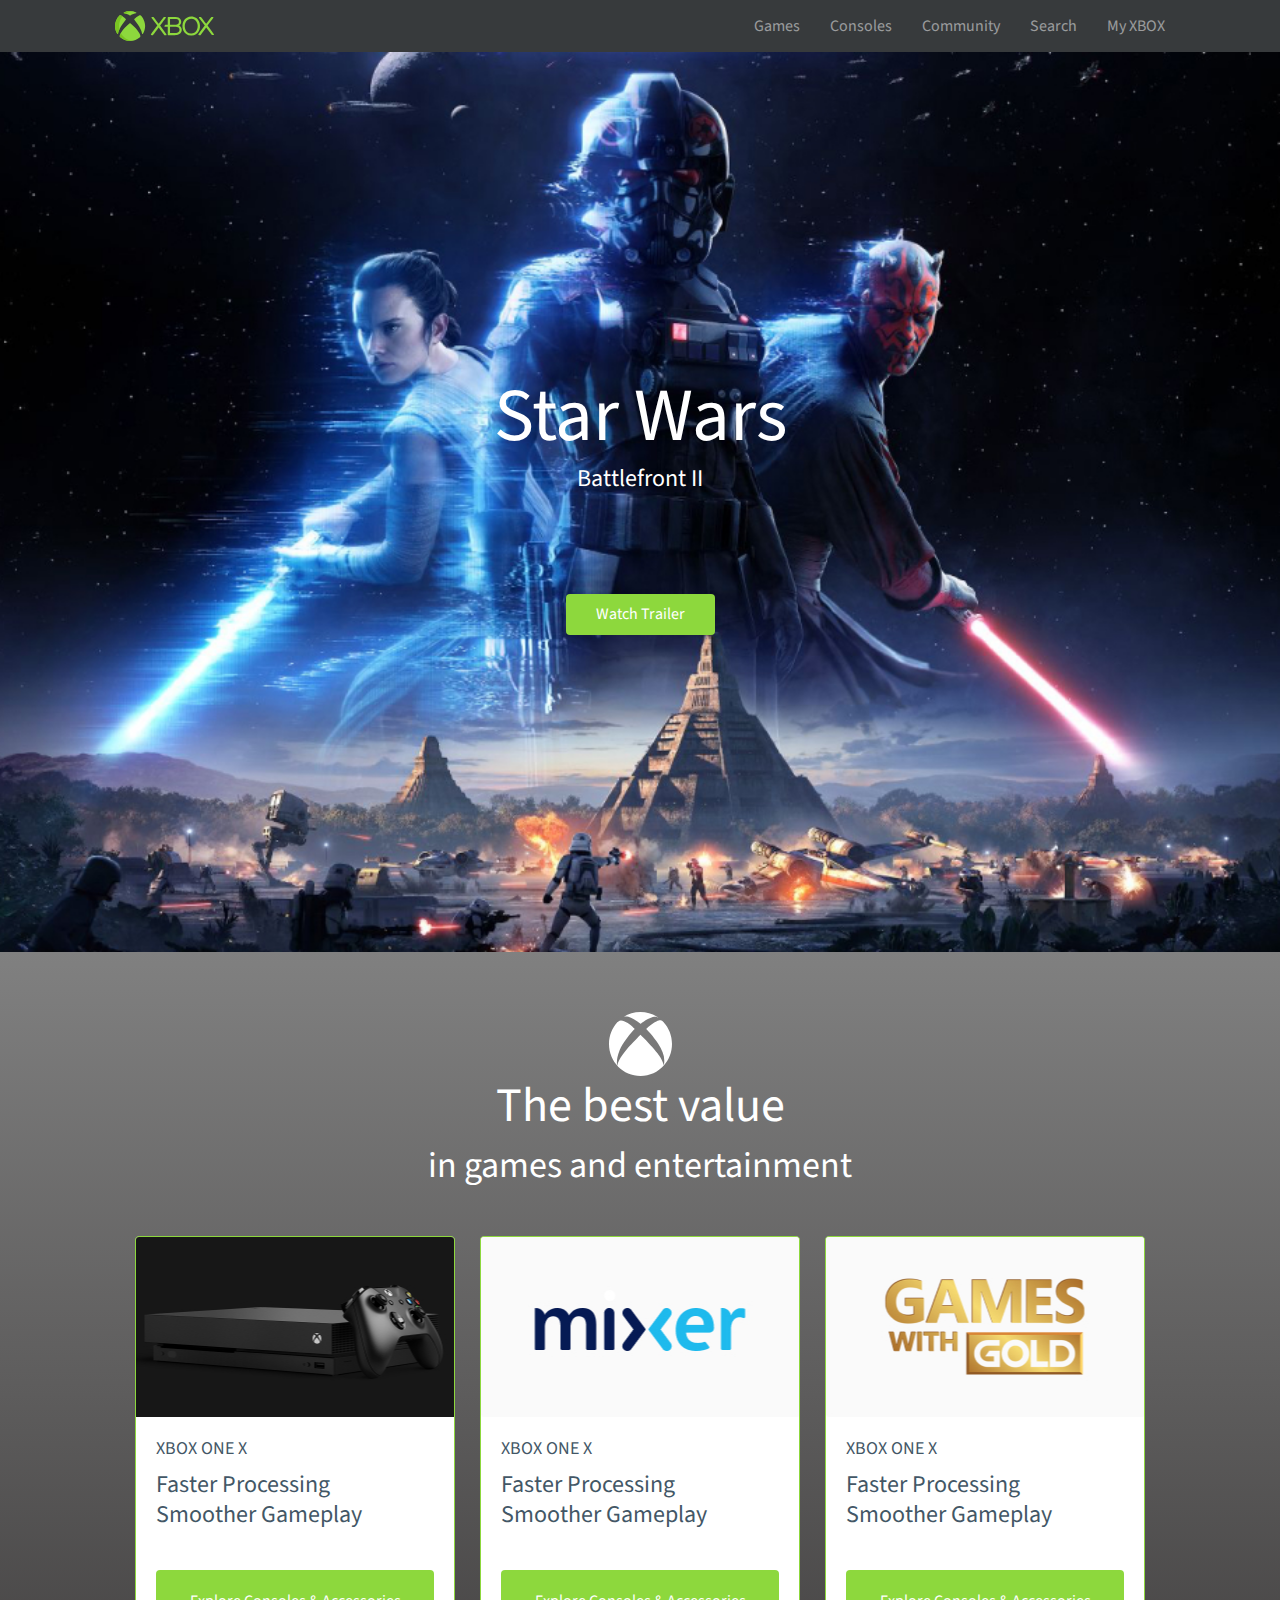
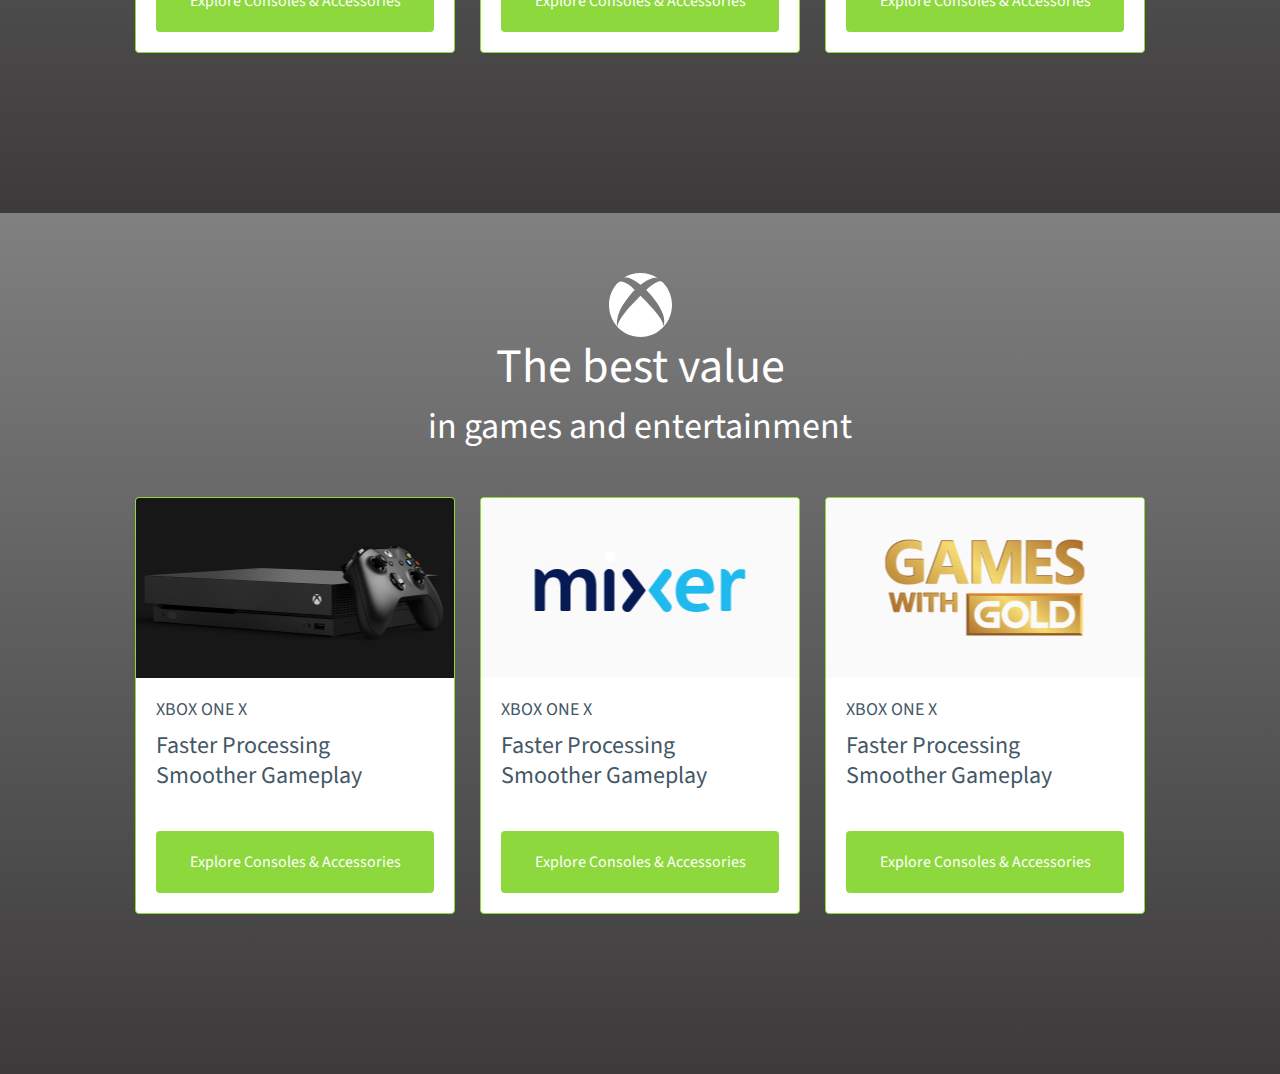
<file: index.html>
<!DOCTYPE html>
<html lang="en">

<head>
	<meta charset="UTF-8">
	<meta http-equiv="X-UA-Compatible" content="IE=edge">
	<meta name="viewport" content="width=device-width, initial-scale=1.0">
	<title>My XBox</title>
	<link rel="shortcut icon" href="images/icon.png" type="image/x-icon">
	<link rel="preconnect" href="https://fonts.googleapis.com">
	<link rel="preconnect" href="https://fonts.gstatic.com" crossorigin>
	<link href="https://fonts.googleapis.com/css2?family=Source+Sans+Pro:wght@400;700&display=swap" rel="stylesheet">
	<link rel="stylesheet" href="css/style.css">
</head>

<body>
	<header class="header">
		<div class="container container-header">
			<nav class="menu">
				<img class="header-logo" src="images/xbox.svg" alt="">
				<div class="menu-icon">
				</div>
				<div class="menu-body">
					<a class="menu-link" href="index.html">Games</a>
					<a class="menu-link" href="consoles.html">Consoles</a>
					<a class="menu-link" href="">Community</a>
					<a class="menu-link" href="">Search</a>
					<a class="menu-link" href="">My XBOX</a>
				</div>
			</nav>
		</div>
	</header>

	<main>
		<section class="home">
			<h1 class="home-title">Star Wars</h1>
			<p class="home-text">Battlefront II</p>
			<a class="home-button" href="https://www.youtube.com/watch?v=_q51LZ2HpbE&t=8s" target="_blank">
				Watch Trailer
			</a>
		</section>

		<section class="games">
			<div class="container">
				<img class="games-logo" src="images/games-logo.svg" alt="Логотип">
				<h2 class="games-title">The best value</h2>
				<p class="games-subtitle">in games and entertainment</p>

				<div class="games-row">

					<div class="card">
						<div class="card-image card-image-01"></div>
						<div class="card-content">
							<h3 class="card-title"> XBOX ONE X </h3>
							<p class="card-text">
								Faster Processing <br>
								Smoother Gameplay
							</p>
							<a class="card-button" href="#">
								Explore Consoles & Accessories
							</a>
						</div>
					</div>

					<div class="card">
						<div class="card-image card-image-02"></div>
						<div class="card-content">
							<h3 class="card-title"> XBOX ONE X </h3>
							<p class="card-text">
								Faster Processing <br>
								Smoother Gameplay
							</p>
							<a class="card-button" href="#">
								Explore Consoles & Accessories
							</a>
						</div>
					</div>

					<div class="card">
						<div class="card-image card-image-03"></div>
						<div class="card-content">
							<h3 class="card-title"> XBOX ONE X </h3>
							<p class="card-text">
								Faster Processing <br>
								Smoother Gameplay
							</p>
							<a class="card-button" href="#">
								Explore Consoles & Accessories
							</a>
						</div>
					</div>


				</div>
			</div>
		</section>

		<section class="games">
			<div class="container">
				<img class="games-logo" src="images/games-logo.svg" alt="Логотип">
				<h2 class="games-title">The best value</h2>
				<p class="games-subtitle">in games and entertainment</p>

				<div class="games-row">

					<div class="card">
						<div class="card-image card-image-01"></div>
						<div class="card-content">
							<h3 class="card-title"> XBOX ONE X </h3>
							<p class="card-text">
								Faster Processing <br>
								Smoother Gameplay
							</p>
							<a class="card-button" href="#">
								Explore Consoles & Accessories
							</a>
						</div>
					</div>

					<div class="card">
						<div class="card-image card-image-02"></div>
						<div class="card-content">
							<h3 class="card-title"> XBOX ONE X </h3>
							<p class="card-text">
								Faster Processing <br>
								Smoother Gameplay
							</p>
							<a class="card-button" href="#">
								Explore Consoles & Accessories
							</a>
						</div>
					</div>

					<div class="card">
						<div class="card-image card-image-03"></div>
						<div class="card-content">
							<h3 class="card-title"> XBOX ONE X </h3>
							<p class="card-text">
								Faster Processing <br>
								Smoother Gameplay
							</p>
							<a class="card-button" href="#">
								Explore Consoles & Accessories
							</a>
						</div>
					</div>


				</div>
			</div>
		</section>

	</main>

	<footer></footer>


	<script src="js/script.js"></script>
</body>

</html>
</file>
<file: css/style.css>
* {
	margin: 0;
	padding: 0;
	box-sizing: border-box;
}

body {
	font-family: "Source Sans Pro", sans-serif;
}

a {
	font-family: "Source Sans Pro", sans-serif;
}

.container {
	max-width: 1050px;
	margin: 0 auto;
}

.home {
	display: flex;
	flex-direction: column;
	align-items: center;
	justify-content: center;
	min-height: 100vh;
	background: url(../images/Star-Wars.jpg) no-repeat center / cover;
}

.home-title {
	font-family: "Source Sans Pro";
	font-style: normal;
	font-weight: 400;
	font-size: 75px;
	line-height: 94px;
	color: #ffffff;
}

.home-text {
	font-family: "Source Sans Pro";
	font-style: normal;
	font-weight: 400;
	font-size: 24px;
	line-height: 30px;
	color: #ffffff;
	margin-bottom: 100px;
}

.home-button {
	font-family: "Source Sans Pro";
	font-style: normal;
	font-weight: 400;
	font-size: 16px;
	line-height: 21px;
	color: #ffffff;
	text-decoration: none;
	background: #8dd83d;
	border-radius: 4px;
	padding: 10px 30px;
	transition: all 0.7s ease 0s;
}

.home-button:hover {
	background: #5fb503;
	box-shadow: 0 0 10px 0 #5fb503;
}

.games {
	background: linear-gradient(gray, rgb(60, 58, 58));
	padding: 60px 0 160px 0;
}

.games-logo {
	display: block;
	margin: 0 auto;
}

.games-title {
	text-align: center;
	font-family: "Source Sans Pro";
	font-style: normal;
	font-weight: 400;
	font-size: 48px;
	line-height: 60px;
	color: #ffffff;
}

.games-subtitle {
	text-align: center;
	font-family: "Source Sans Pro";
	font-style: normal;
	font-weight: 400;
	font-size: 36px;
	line-height: 60px;
	color: #ffffff;
	margin-bottom: 40px;
}

.games-row {
	display: flex;
	justify-content: center;
	gap: 25px;
	flex-wrap: wrap;
}
.card {
	max-width: 320px;
	flex: 0 0 320px;
	background: #ffffff;
	border-radius: 4px;
	border: 1px solid #8dd83d;
	overflow: hidden;
}
.card-image {
	height: 180px;
}
.card-image-01 {
	background: url(../images/card-01.jpg) no-repeat center / cover;
}
.card-image-02 {
	background: url(../images/card-02.jpg) no-repeat center / cover;
}
.card-image-03 {
	background: url(../images/card-03.jpg) no-repeat center / cover;
}
.card-content {
	padding: 20px;
}
.card-title {
	font-family: "Source Sans Pro";
	font-style: normal;
	font-weight: 400;
	font-size: 18px;
	line-height: 23px;
	color: #435766;
	margin-bottom: 10px;
}
.card-text {
	font-family: "Source Sans Pro";
	font-style: normal;
	font-weight: 400;
	font-size: 24px;
	line-height: 30px;
	color: #435766;
	margin-bottom: 40px;
}

.card-button {
	display: block;
	text-align: center;
	text-decoration: none;
	background: #8dd83d;
	padding: 20px;
	border-radius: 4px;
	color: #ffffff;
}

.header {
	background: #373a3c;
	padding: 11px;
}

.menu {
	display: flex;
	align-items: center;
	justify-content: space-between;
}

.header-logo {
	height: 30px;
}

.menu-icon {
	flex: 0 0 30px;
	width: 30px;
	height: 30px;
	background: url(../images/menu-icon.png) no-repeat center / cover;
	display: none;
}

.menu-body {
	display: flex;
	align-items: center;
	column-gap: 30px;
}

.menu-link {
	font-size: 16px;
	line-height: 16px;
	color: rgba(255, 255, 255, 0.5);
	text-decoration: none;
	transition: all 0.7s ease 0s;
}

.menu-link:hover {
	color: #ffffff;
	text-shadow: 0 0 5px #8dd83d;
}

@media (max-width: 600px) {
	.menu-icon {
		display: block;
		position: relative;
		z-index: 11;
	}

	.header-logo {
		position: relative;
		z-index: 11;
	}

	.menu-icon.active {
		background: url(../images/close.png) no-repeat center / cover;
	}

	.menu-body {
		position: fixed;
		left: 0;
		top: -100%;
		width: 100%;
		height: 100%;
		background: #000;

		flex-direction: column;
		align-items: center;
		justify-content: center;
		row-gap: 30px;

		transition: all 0.7s ease 0s;
	}

	.menu-body.active {
		top: 0;
	}

	body.active {
		overflow: hidden;
	}

	.home-title {
		font-size: 60px;
	}
}
</file>
